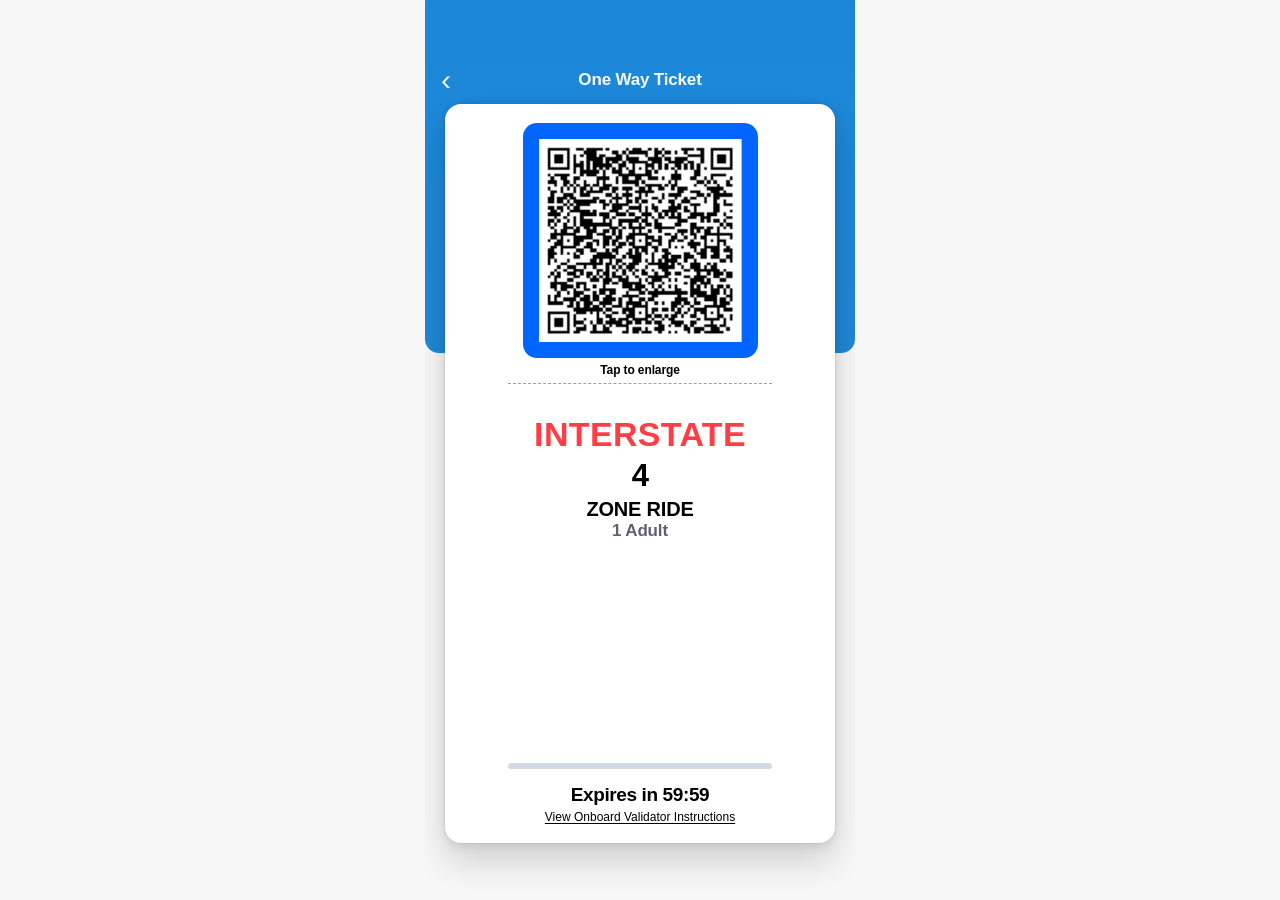
<file: index.html>
<!doctype html>
<html lang="en">
  <head>
    <meta charset="utf-8" />
    <meta
      name="viewport"
      content="width=device-width, initial-scale=1, viewport-fit=cover"
    />
    <meta name="theme-color" content="#1c87d9" />
    <meta name="apple-mobile-web-app-capable" content="yes" />
    <meta name="apple-mobile-web-app-status-bar-style" content="black-translucent" />
    <title>One Way Ticket</title>
    <link rel="manifest" href="manifest.webmanifest" />
    <link rel="apple-touch-icon" sizes="180x180" href="apple-touch-icon.png?v=20260325b" />
    <link rel="icon" type="image/png" href="app-icon.png?v=20260325b" />
    <link rel="stylesheet" href="styles.css?v=20260521barwidthfix" />
  </head>
  <body>
    <div class="phone-shell">
      <header class="top-hero">
        <div class="nav-row">
          <button class="back-btn" type="button" aria-label="Back">‹</button>
          <h1>One Way Ticket</h1>
          <span class="nav-spacer" aria-hidden="true"></span>
        </div>
      </header>

      <main class="ticket-wrap">
        <section class="ticket-card" aria-label="Ticket Card">
          <div class="qr-frame">
            <img
              src="qr-code.jpg?v=20260325a"
              alt="Ticket QR code"
              onerror="if (!this.dataset.fallback) { this.dataset.fallback = '1'; this.src = 'assets/qr-code.jpg?v=20260325a'; }"
            />
          </div>

          <div class="tap-row">
            <span class="divider" aria-hidden="true"></span>
            <span class="tap-text">Tap to enlarge</span>
            <span class="divider" aria-hidden="true"></span>
          </div>

          <h2>INTERSTATE</h2>
          <p class="zone-number" id="zoneNumber">4</p>
          <p class="zone-label">ZONE RIDE</p>
          <p class="adult-count">1 Adult</p>

          <div class="ticket-footer">
            <div class="pulse-bar" id="pulseBar" aria-hidden="true">
              <img
                src="flashing-bar.png?v=20260521barwidthfix"
                alt=""
                onerror="if (!this.dataset.fallback) { this.dataset.fallback = '1'; this.src = 'assets/flashing-bar.png?v=20260521barwidthfix'; }"
              />
            </div>

            <div class="progress-track" aria-hidden="true">
              <div class="progress-fill" id="progressFill"></div>
            </div>

            <p class="expires">
              Expires in <span id="countdown">60:00</span>
            </p>

            <a class="validator-link" href="settings.html">
              View Onboard Validator Instructions
            </a>
          </div>
        </section>
      </main>
    </div>

    <script src="app.js?v=20260521barwidthfix"></script>
  </body>
</html>
</file>
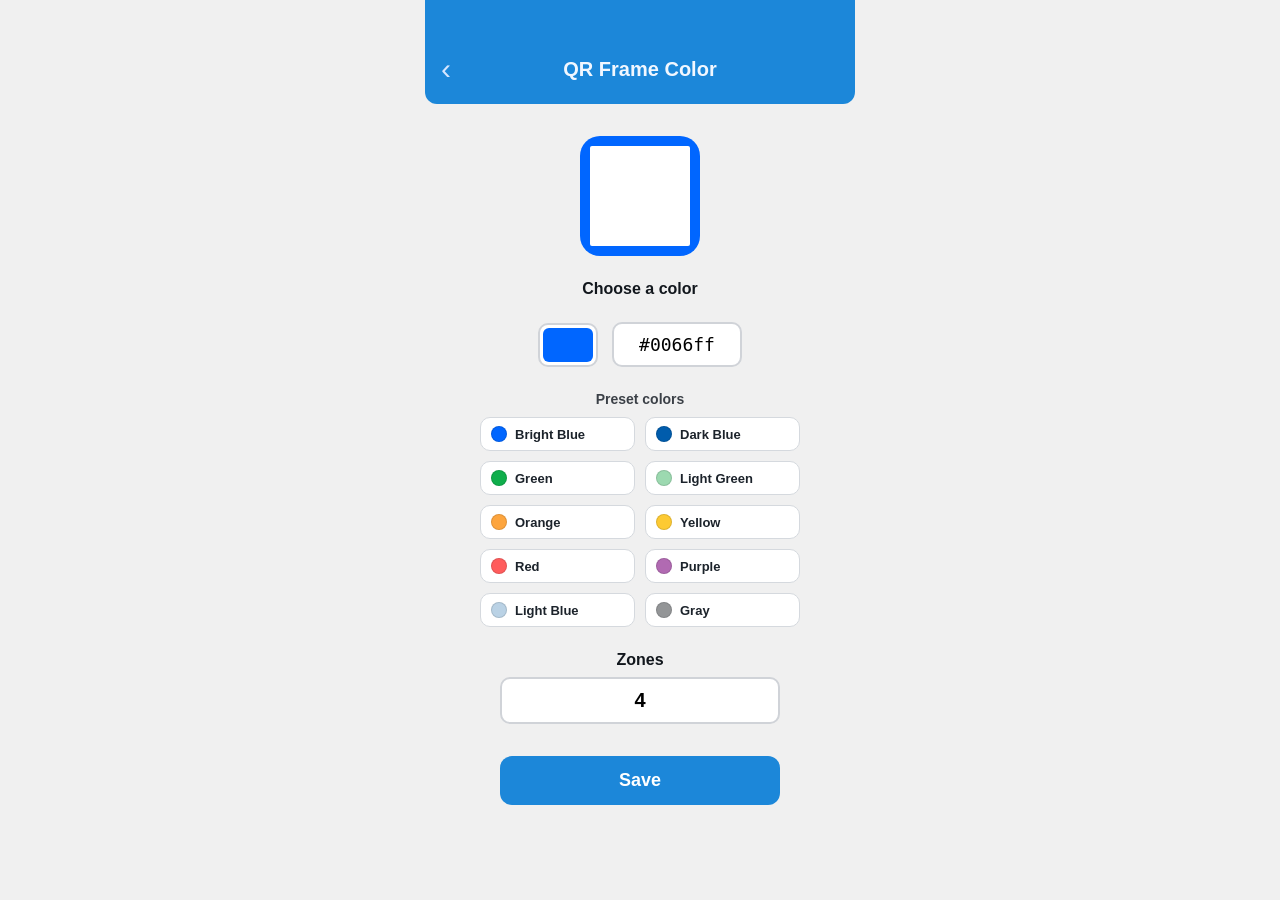
<file: settings.html>
<!doctype html>
<html lang="en">
  <head>
    <meta charset="utf-8" />
    <meta
      name="viewport"
      content="width=device-width, initial-scale=1, viewport-fit=cover"
    />
    <meta name="theme-color" content="#1c87d9" />
    <meta name="apple-mobile-web-app-capable" content="yes" />
    <meta name="apple-mobile-web-app-status-bar-style" content="black-translucent" />
    <title>QR Frame Color</title>
    <link rel="manifest" href="manifest.webmanifest" />
    <link rel="apple-touch-icon" sizes="180x180" href="apple-touch-icon.png?v=20260325b" />
    <link rel="icon" type="image/png" href="app-icon.png?v=20260325b" />
    <style>
      * { box-sizing: border-box; }
      html, body { height: 100%; margin: 0; }
      body {
        background: #f0f0f0;
        font-family: -apple-system, BlinkMacSystemFont, "Helvetica Neue", sans-serif;
        -webkit-font-smoothing: antialiased;
        display: flex;
        flex-direction: column;
        align-items: center;
        max-width: 430px;
        margin: 0 auto;
      }
      .header {
        width: 100%;
        background: #1c87d9;
        padding: max(54px, calc(env(safe-area-inset-top) + 10px)) 16px 20px;
        display: grid;
        grid-template-columns: 30px 1fr 30px;
        align-items: center;
        border-bottom-left-radius: 12px;
        border-bottom-right-radius: 12px;
      }
      .header a {
        color: #d6e6ff;
        font-size: 30px;
        text-decoration: none;
        line-height: 1;
      }
      .header h1 {
        margin: 0;
        color: #f1f7ff;
        text-align: center;
        font-size: 20px;
        font-weight: 620;
      }
      .content {
        padding: 32px 24px;
        width: 100%;
        display: flex;
        flex-direction: column;
        align-items: center;
        gap: 24px;
      }
      .preview-frame {
        width: 120px;
        height: 120px;
        border-radius: 20px;
        display: flex;
        align-items: center;
        justify-content: center;
        padding: 10px;
        transition: background-color 0.2s;
      }
      .preview-inner {
        width: 100%;
        height: 100%;
        background: #fff;
        border-radius: 2px;
      }
      label {
        font-size: 16px;
        font-weight: 600;
        color: #12171d;
      }
      .color-input-row {
        display: flex;
        align-items: center;
        gap: 14px;
      }
      .preset-wrap {
        width: 100%;
        max-width: 320px;
        display: flex;
        flex-direction: column;
        gap: 10px;
      }
      .preset-label {
        font-size: 14px;
        font-weight: 600;
        color: #3b4047;
        text-align: center;
      }
      .preset-grid {
        display: grid;
        grid-template-columns: 1fr 1fr;
        gap: 10px;
      }
      .preset-btn {
        appearance: none;
        border: 1px solid #d5d9de;
        background: #fff;
        border-radius: 10px;
        padding: 8px 10px;
        display: flex;
        align-items: center;
        gap: 8px;
        font-size: 13px;
        font-weight: 600;
        color: #1c232b;
        cursor: pointer;
      }
      .preset-btn:active {
        opacity: 0.85;
      }
      .preset-swatch {
        width: 16px;
        height: 16px;
        border-radius: 50%;
        border: 1px solid rgba(0, 0, 0, 0.12);
        flex: 0 0 16px;
      }
      input[type="color"] {
        -webkit-appearance: none;
        appearance: none;
        width: 60px;
        height: 44px;
        border: 2px solid #d0d3d8;
        border-radius: 10px;
        padding: 3px;
        cursor: pointer;
        background: #fff;
      }
      input[type="color"]::-webkit-color-swatch-wrapper {
        padding: 0;
      }
      input[type="color"]::-webkit-color-swatch {
        border: none;
        border-radius: 6px;
      }
      .hex-input {
        font-size: 18px;
        font-weight: 500;
        padding: 10px 14px;
        border: 2px solid #d0d3d8;
        border-radius: 10px;
        width: 130px;
        text-align: center;
        font-family: monospace;
      }
      .zones-wrap {
        width: 100%;
        max-width: 280px;
        display: flex;
        flex-direction: column;
        gap: 8px;
      }
      .zones-label {
        font-size: 16px;
        font-weight: 600;
        color: #12171d;
        text-align: center;
      }
      .zone-input {
        font-size: 20px;
        font-weight: 600;
        padding: 10px 14px;
        border: 2px solid #d0d3d8;
        border-radius: 10px;
        width: 100%;
        text-align: center;
        font-family: -apple-system, BlinkMacSystemFont, "Helvetica Neue", sans-serif;
      }
      .save-btn {
        width: 100%;
        max-width: 280px;
        padding: 14px;
        background: #1c87d9;
        color: #fff;
        border: none;
        border-radius: 12px;
        font-size: 18px;
        font-weight: 600;
        cursor: pointer;
        margin-top: 8px;
      }
      .save-btn:active {
        opacity: 0.85;
      }
    </style>
  </head>
  <body>
    <div class="header">
      <a href="index.html" aria-label="Back">‹</a>
      <h1>QR Frame Color</h1>
      <span></span>
    </div>
    <div class="content">
      <div class="preview-frame" id="preview">
        <div class="preview-inner"></div>
      </div>
      <label>Choose a color</label>
      <div class="color-input-row">
        <input type="color" id="colorPicker" value="#0066ff" />
        <input type="text" class="hex-input" id="hexInput" value="#0066ff" maxlength="7" />
      </div>
      <div class="preset-wrap">
        <div class="preset-label">Preset colors</div>
        <div class="preset-grid">
          <button class="preset-btn" type="button" data-preset-color="#0066ff">
            <span class="preset-swatch" style="background:#0066ff;"></span>
            Bright Blue
          </button>
          <button class="preset-btn" type="button" data-preset-color="#005CAC">
            <span class="preset-swatch" style="background:#005CAC;"></span>
            Dark Blue
          </button>
          <button class="preset-btn" type="button" data-preset-color="#0FAE4B">
            <span class="preset-swatch" style="background:#0FAE4B;"></span>
            Green
          </button>
          <button class="preset-btn" type="button" data-preset-color="#9CD9B0">
            <span class="preset-swatch" style="background:#9CD9B0;"></span>
            Light Green
          </button>
          <button class="preset-btn" type="button" data-preset-color="#FDA53E">
            <span class="preset-swatch" style="background:#FDA53E;"></span>
            Orange
          </button>
          <button class="preset-btn" type="button" data-preset-color="#FDCA33">
            <span class="preset-swatch" style="background:#FDCA33;"></span>
            Yellow
          </button>
          <button class="preset-btn" type="button" data-preset-color="#FF5C5C">
            <span class="preset-swatch" style="background:#FF5C5C;"></span>
            Red
          </button>
          <button class="preset-btn" type="button" data-preset-color="#b16ab2">
            <span class="preset-swatch" style="background:#b16ab2;"></span>
            Purple
          </button>
          <button class="preset-btn" type="button" data-preset-color="#BAD2E5">
            <span class="preset-swatch" style="background:#BAD2E5;"></span>
            Light Blue
          </button>
          <button class="preset-btn" type="button" data-preset-color="#939597">
            <span class="preset-swatch" style="background:#939597;"></span>
            Gray
          </button>
        </div>
      </div>
      <div class="zones-wrap">
        <label class="zones-label" for="zoneInput">Zones</label>
        <input
          type="text"
          id="zoneInput"
          class="zone-input"
          inputmode="numeric"
          pattern="[0-9]*"
          value="4"
        />
      </div>
      <button class="save-btn" id="saveBtn">Save</button>
    </div>
    <script>
      const DEFAULT_COLOR = "#0066ff";
      const DEFAULT_ZONE = "4";
      const preview = document.getElementById("preview");
      const colorPicker = document.getElementById("colorPicker");
      const hexInput = document.getElementById("hexInput");
      const zoneInput = document.getElementById("zoneInput");
      const saveBtn = document.getElementById("saveBtn");
      const presetButtons = document.querySelectorAll("[data-preset-color]");

      function normalizeHex(color) {
        if (!color) return null;
        const trimmed = color.trim();
        const withHash = trimmed.startsWith("#") ? trimmed : `#${trimmed}`;
        if (!/^#[0-9a-fA-F]{6}$/.test(withHash)) {
          return null;
        }
        return withHash.toLowerCase();
      }

      function normalizeZone(value) {
        if (value === null || value === undefined) return null;
        const trimmed = String(value).trim();
        if (!/^\d+$/.test(trimmed)) {
          return null;
        }
        return String(parseInt(trimmed, 10));
      }

      const savedRaw = localStorage.getItem("qrFrameColor");
      const legacyDefaultColors = new Set(["#ff5c5c", "#ff0000", "#3385fe"]);
      const saved = savedRaw && !legacyDefaultColors.has(savedRaw.trim().toLowerCase()) ? savedRaw : DEFAULT_COLOR;
      const savedZone = normalizeZone(localStorage.getItem("zoneNumber")) || DEFAULT_ZONE;
      setColor(saved);
      zoneInput.value = savedZone;

      function setColor(color) {
        const normalized = normalizeHex(color) || DEFAULT_COLOR;
        preview.style.backgroundColor = normalized;
        colorPicker.value = normalized;
        hexInput.value = normalized;
      }

      colorPicker.addEventListener("input", () => {
        setColor(colorPicker.value);
      });

      zoneInput.addEventListener("input", () => {
        zoneInput.value = zoneInput.value.replace(/[^\d]/g, "");
      });

      hexInput.addEventListener("input", () => {
        const normalized = normalizeHex(hexInput.value);
        if (normalized) {
          preview.style.backgroundColor = normalized;
          colorPicker.value = normalized;
        }
      });

      presetButtons.forEach((button) => {
        button.addEventListener("click", () => {
          setColor(button.dataset.presetColor);
        });
      });

      saveBtn.addEventListener("click", () => {
        const normalizedColor = normalizeHex(colorPicker.value) || DEFAULT_COLOR;
        const normalizedZone = normalizeZone(zoneInput.value) || DEFAULT_ZONE;
        localStorage.setItem("qrFrameColor", normalizedColor);
        localStorage.setItem("zoneNumber", normalizedZone);
        window.location.href = "index.html";
      });
    </script>
  </body>
</html>
</file>
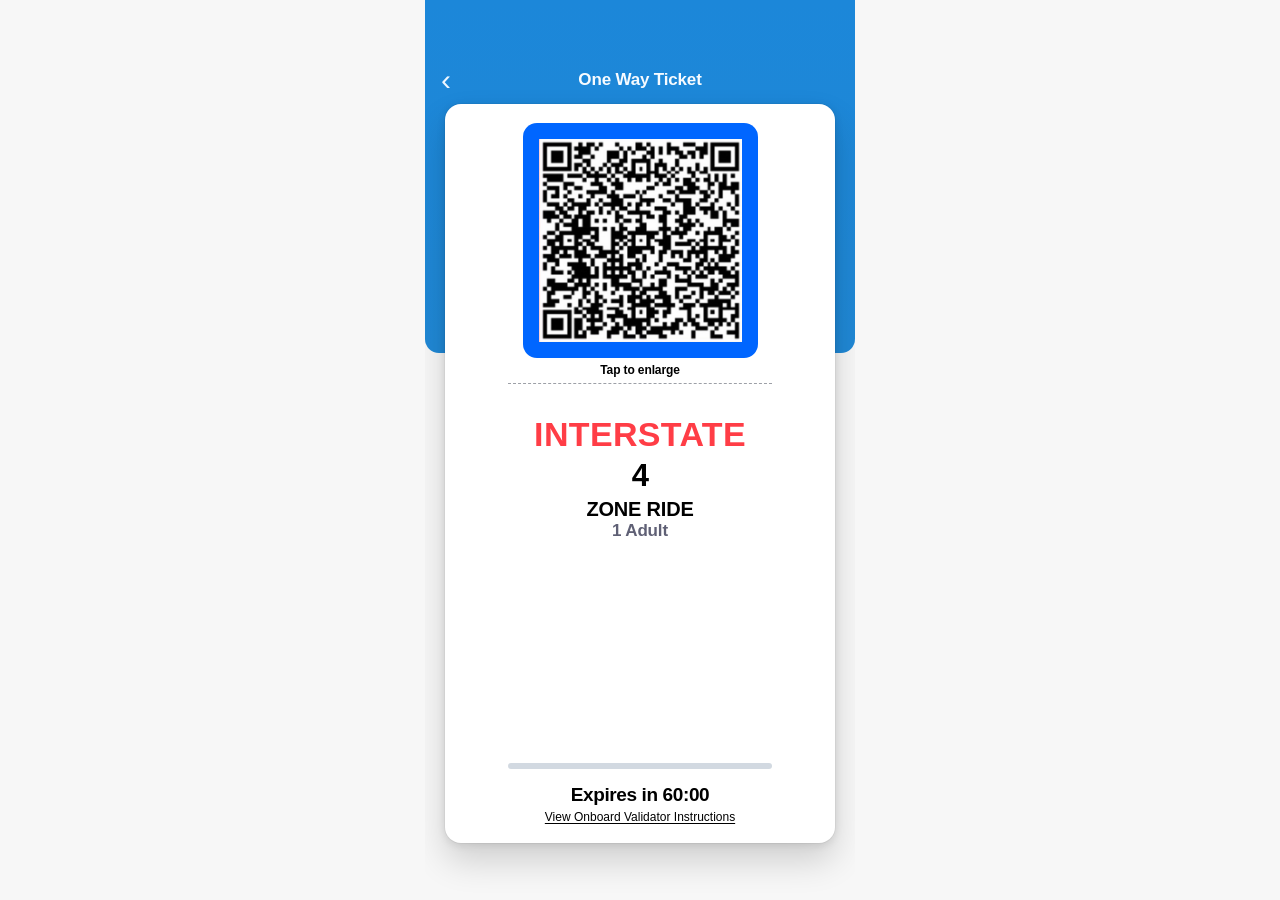
<file: standalone.html>
<!doctype html>
<html lang="en">
  <head>
    <meta charset="utf-8" />
    <meta
      name="viewport"
      content="width=device-width, initial-scale=1, viewport-fit=cover"
    />
    <meta name="theme-color" content="#1c87d9" />
    <meta name="apple-mobile-web-app-capable" content="yes" />
    <meta name="apple-mobile-web-app-status-bar-style" content="black-translucent" />
    <title>One Way Ticket</title>
    <style>
:root {
  --hero-blue-top: #1c87d9;
  --hero-blue-bottom: #2088d5;
  --card-bg: #ffffff;
  --qr-frame-blue: #0066ff;
  --red: #ff3d46;
  --text: #000000;
  --adult-text: #5f6075;
  --divider: #9da0a7;
  --track: #d2d9e1;
  --progress: #2388d8;
}

* {
  box-sizing: border-box;
}

html,
body {
  height: 100%;
  margin: 0;
}

body {
  background: #f7f7f7;
  color: var(--text);
  font-family: "SF Pro Display", "SF Pro Text", -apple-system, BlinkMacSystemFont,
    "Helvetica Neue", Arial, sans-serif;
  -webkit-font-smoothing: antialiased;
  text-rendering: optimizeLegibility;
}

.phone-shell {
  position: relative;
  min-height: 100svh;
  max-width: 430px;
  margin: 0 auto;
  background: #f7f7f7;
  overflow: hidden;
}

.top-hero {
  position: relative;
  background: linear-gradient(180deg, var(--hero-blue-top) 0%, var(--hero-blue-bottom) 100%);
  padding-top: max(54px, calc(env(safe-area-inset-top) + 10px));
  padding-bottom: 255px;
  border-bottom-left-radius: 14px;
  border-bottom-right-radius: 14px;
}

.nav-row {
  padding: 0 16px;
  display: grid;
  grid-template-columns: 30px 1fr 30px;
  align-items: center;
  position: relative;
  top: 4px;
}

.back-btn {
  appearance: none;
  background: transparent;
  border: 0;
  color: #eef7ff;
  font-size: 30px;
  line-height: 1;
  padding: 0;
  height: 44px;
  text-align: left;
}

.nav-row h1 {
  margin: 0;
  color: #f7fbff;
  text-align: center;
  font-size: 17px;
  line-height: 1.15;
  font-weight: 650;
  letter-spacing: -0.01em;
}

.ticket-wrap {
  position: relative;
  margin-top: -249px;
  padding-bottom: calc(18px + env(safe-area-inset-bottom));
}

.ticket-card {
  width: calc(100% - 40px);
  margin: 0 auto;
  min-height: clamp(697px, calc(100svh - 161px), 760px);
  background: var(--card-bg);
  border-radius: 16px;
  box-shadow:
    0 0 0 1px rgba(0, 0, 0, 0.04),
    0 2px 8px rgba(0, 0, 0, 0.10),
    0 18px 34px rgba(0, 0, 0, 0.16);
  padding: 19px 16px 18px;
  display: flex;
  flex-direction: column;
}

.qr-frame {
  width: clamp(220px, 54.7vw, 235px);
  height: clamp(220px, 54.7vw, 235px);
  margin: 0 auto;
  border-radius: 14px;
  background: var(--qr-frame-blue);
  display: flex;
  align-items: center;
  justify-content: center;
  padding: clamp(15px, 3.7vw, 16px);
}

.qr-frame img {
  width: 100%;
  height: 100%;
  object-fit: cover;
  background: #fff;
  border-radius: 0;
}

.tap-row {
  display: flex;
  align-items: center;
  gap: 0;
  margin-top: 6px;
  flex-direction: column;
}

.tap-text {
  color: #000000;
  font-size: 12px;
  line-height: 1;
  font-weight: 650;
  letter-spacing: -0.01em;
  margin-bottom: 7px;
}

.divider {
  width: 74%;
  height: 0;
  border: none;
  border-top: 1.35px dashed var(--divider);
}

.divider:first-child {
  display: none;
}

h2 {
  margin: 34px 0 0;
  text-align: center;
  color: var(--red);
  font-size: clamp(30px, 7.55vw, 34px);
  line-height: 0.98;
  font-weight: 760;
  letter-spacing: 0.01em;
}

.zone-number {
  margin: 10px 0 0;
  text-align: center;
  color: #000000;
  font-size: 31px;
  line-height: 0.95;
  font-weight: 700;
  letter-spacing: -0.03em;
}

.zone-label {
  margin: 8px 0 0;
  text-align: center;
  color: #000000;
  font-size: 20px;
  line-height: 1.05;
  font-weight: 680;
  letter-spacing: -0.01em;
}

.adult-count {
  margin: 2px 0 0;
  text-align: center;
  color: var(--adult-text);
  font-size: 17px;
  line-height: 1;
  font-weight: 650;
  letter-spacing: -0.01em;
}

.ticket-footer {
  margin-top: auto;
}

.pulse-bar {
  height: 10.35px;
  width: 86.4%;
  margin: 0 auto 17px;
  transform: none;
  overflow: hidden;
  display: flex;
  align-items: center;
  justify-content: center;
  transition: opacity 0.15s linear;
}

.pulse-bar img {
  width: 100%;
  height: 100%;
  object-fit: fill;
  border-radius: 1px;
}

.pulse-bar.is-hidden {
  opacity: 0;
}

.progress-track {
  width: 74%;
  margin: 0 auto;
  height: 6px;
  border-radius: 999px;
  background: var(--track);
  overflow: hidden;
}

.progress-fill {
  height: 100%;
  width: 0;
  border-radius: inherit;
  background: var(--progress);
  transition: width 0.25s linear;
}

.expires {
  margin: 16px 0 0;
  text-align: center;
  font-size: 19px;
  line-height: 1;
  font-weight: 760;
  letter-spacing: -0.02em;
}

.validator-link {
  display: block;
  margin: 7px 0 0;
  text-align: center;
  color: #000000;
  font-size: 12px;
  line-height: 1.15;
  font-weight: 400;
  text-decoration: underline;
  text-decoration-thickness: 1px;
  text-underline-offset: 2px;
}

@media (max-width: 410px) {
  .nav-row h1 {
    font-size: 17px;
  }

  .ticket-card {
    width: calc(100% - 40px);
    min-height: clamp(697px, calc(100svh - 161px), 760px);
    border-radius: 14px;
    padding: 19px 16px 17px;
  }

  .qr-frame {
    width: clamp(220px, 54.7vw, 235px);
    height: clamp(220px, 54.7vw, 235px);
    border-radius: 14px;
    padding: 15px;
  }

  h2 {
    margin-top: 34px;
    font-size: 30px;
  }

  .zone-number {
    font-size: 31px;
  }

  .zone-label {
    font-size: 20px;
  }

  .adult-count {
    font-size: 17px;
  }

  .pulse-bar {
    height: 10.35px;
    width: 86.4%;
    margin: 0 auto 17px;
    transform: none;
    overflow: hidden;
  }

  .progress-track {
    width: 74%;
    height: 6px;
  }

  .expires {
    margin-top: 16px;
    font-size: 19px;
  }

  .validator-link {
    margin-top: 7px;
    font-size: 12px;
  }
}

</style>
  </head>
  <body>
    <div class="phone-shell">
      <header class="top-hero">
        <div class="nav-row">
          <button class="back-btn" type="button" aria-label="Back">‹</button>
          <h1>One Way Ticket</h1>
          <span class="nav-spacer" aria-hidden="true"></span>
        </div>
      </header>

      <main class="ticket-wrap">
        <section class="ticket-card" aria-label="Ticket Card">
          <div class="qr-frame">
            <img
              src="[data-uri]"
              alt="Ticket QR code"
            />
          </div>

          <div class="tap-row">
            <span class="divider" aria-hidden="true"></span>
            <span class="tap-text">Tap to enlarge</span>
            <span class="divider" aria-hidden="true"></span>
          </div>

          <h2>INTERSTATE</h2>
          <p class="zone-number" id="zoneNumber">4</p>
          <p class="zone-label">ZONE RIDE</p>
          <p class="adult-count">1 Adult</p>

          <div class="ticket-footer">
            <div class="pulse-bar" id="pulseBar" aria-hidden="true">
              <img
                src="[data-uri]"
                alt=""
              />
            </div>

            <div class="progress-track" aria-hidden="true">
              <div class="progress-fill" id="progressFill"></div>
            </div>

            <p class="expires">
              Expires in <span id="countdown">60:00</span>
            </p>

            <a class="validator-link" href="settings.html">
              View Onboard Validator Instructions
            </a>
          </div>
        </section>
      </main>
    </div>
    <script>
const DEFAULT_QR_FRAME_COLOR = "#0066ff";
const savedColor = localStorage.getItem("qrFrameColor");
const legacyDefaultColors = new Set(["#ff5c5c", "#ff0000", "#3385fe"]);
if (savedColor && !legacyDefaultColors.has(savedColor.trim().toLowerCase())) {
  document.querySelector(".qr-frame").style.backgroundColor = savedColor;
}

const zoneNumberEl = document.getElementById("zoneNumber");
const savedZone = localStorage.getItem("zoneNumber");
if (zoneNumberEl && savedZone && /^\d+$/.test(savedZone.trim())) {
  zoneNumberEl.textContent = String(parseInt(savedZone, 10));
}

const TOTAL_SECONDS = 60 * 60;
const DEFAULT_INITIAL_REMAINING_SECONDS = TOTAL_SECONDS;

const countdownEl = document.getElementById("countdown");
const progressFillEl = document.getElementById("progressFill");
const pulseBarEl = document.getElementById("pulseBar");

function parseInitialRemainingSeconds() {
  const urlValue = new URLSearchParams(window.location.search).get("remaining");
  const input = urlValue;
  if (!input) {
    return DEFAULT_INITIAL_REMAINING_SECONDS;
  }

  if (/^\d+$/.test(input)) {
    return Math.min(Math.max(parseInt(input, 10), 0), TOTAL_SECONDS);
  }

  const match = input.match(/^(\d{1,2}):([0-5]\d)$/);
  if (!match) {
    return DEFAULT_INITIAL_REMAINING_SECONDS;
  }

  const minutes = parseInt(match[1], 10);
  const seconds = parseInt(match[2], 10);
  return Math.min(Math.max(minutes * 60 + seconds, 0), TOTAL_SECONDS);
}

const initialRemainingSeconds = parseInitialRemainingSeconds();
const startTimestamp = Date.now();
let lastRenderedSeconds = -1;

function formatClock(totalSeconds) {
  const minutes = Math.floor(totalSeconds / 60);
  const seconds = totalSeconds % 60;
  return `${String(minutes).padStart(2, "0")}:${String(seconds).padStart(2, "0")}`;
}

function updateTicketTimer() {
  const elapsed = Math.floor((Date.now() - startTimestamp) / 1000);
  const remaining = Math.max(initialRemainingSeconds - elapsed, 0);

  if (remaining !== lastRenderedSeconds) {
    lastRenderedSeconds = remaining;
    countdownEl.textContent = formatClock(remaining);
    progressFillEl.style.width = `${((TOTAL_SECONDS - remaining) / TOTAL_SECONDS) * 100}%`;
  }

  if (remaining === 0) {
    clearInterval(timerInterval);
    clearInterval(pulseInterval);
  }
}

function togglePulseBar() {
  pulseBarEl.classList.toggle("is-hidden");
}

updateTicketTimer();

const timerInterval = setInterval(updateTicketTimer, 250);
const pulseInterval = setInterval(togglePulseBar, 800);

    </script>
  </body>
</html>
</file>
<file: styles.css>
:root {
  --hero-blue-top: #1c87d9;
  --hero-blue-bottom: #2088d5;
  --card-bg: #ffffff;
  --qr-frame-blue: #0066ff;
  --red: #ff3d46;
  --text: #000000;
  --adult-text: #5f6075;
  --divider: #9da0a7;
  --track: #d2d9e1;
  --progress: #2388d8;
}

* {
  box-sizing: border-box;
}

html,
body {
  height: 100%;
  margin: 0;
}

body {
  background: #f7f7f7;
  color: var(--text);
  font-family: "SF Pro Display", "SF Pro Text", -apple-system, BlinkMacSystemFont,
    "Helvetica Neue", Arial, sans-serif;
  -webkit-font-smoothing: antialiased;
  text-rendering: optimizeLegibility;
}

.phone-shell {
  position: relative;
  min-height: 100svh;
  max-width: 430px;
  margin: 0 auto;
  background: #f7f7f7;
  overflow: hidden;
}

.top-hero {
  position: relative;
  background: linear-gradient(180deg, var(--hero-blue-top) 0%, var(--hero-blue-bottom) 100%);
  padding-top: max(54px, calc(env(safe-area-inset-top) + 10px));
  padding-bottom: 255px;
  border-bottom-left-radius: 14px;
  border-bottom-right-radius: 14px;
}

.nav-row {
  padding: 0 16px;
  display: grid;
  grid-template-columns: 30px 1fr 30px;
  align-items: center;
  position: relative;
  top: 4px;
}

.back-btn {
  appearance: none;
  background: transparent;
  border: 0;
  color: #eef7ff;
  font-size: 30px;
  line-height: 1;
  padding: 0;
  height: 44px;
  text-align: left;
}

.nav-row h1 {
  margin: 0;
  color: #f7fbff;
  text-align: center;
  font-size: 17px;
  line-height: 1.15;
  font-weight: 650;
  letter-spacing: -0.01em;
}

.ticket-wrap {
  position: relative;
  margin-top: -249px;
  padding-bottom: calc(18px + env(safe-area-inset-bottom));
}

.ticket-card {
  width: calc(100% - 40px);
  margin: 0 auto;
  min-height: clamp(697px, calc(100svh - 161px), 760px);
  background: var(--card-bg);
  border-radius: 16px;
  box-shadow:
    0 0 0 1px rgba(0, 0, 0, 0.04),
    0 2px 8px rgba(0, 0, 0, 0.10),
    0 18px 34px rgba(0, 0, 0, 0.16);
  padding: 19px 16px 18px;
  display: flex;
  flex-direction: column;
}

.qr-frame {
  width: clamp(220px, 54.7vw, 235px);
  height: clamp(220px, 54.7vw, 235px);
  margin: 0 auto;
  border-radius: 14px;
  background: var(--qr-frame-blue);
  display: flex;
  align-items: center;
  justify-content: center;
  padding: clamp(15px, 3.7vw, 16px);
}

.qr-frame img {
  width: 100%;
  height: 100%;
  object-fit: cover;
  background: #fff;
  border-radius: 0;
}

.tap-row {
  display: flex;
  align-items: center;
  gap: 0;
  margin-top: 6px;
  flex-direction: column;
}

.tap-text {
  color: #000000;
  font-size: 12px;
  line-height: 1;
  font-weight: 650;
  letter-spacing: -0.01em;
  margin-bottom: 7px;
}

.divider {
  width: 74%;
  height: 0;
  border: none;
  border-top: 1.35px dashed var(--divider);
}

.divider:first-child {
  display: none;
}

h2 {
  margin: 34px 0 0;
  text-align: center;
  color: var(--red);
  font-size: clamp(30px, 7.55vw, 34px);
  line-height: 0.98;
  font-weight: 760;
  letter-spacing: 0.01em;
}

.zone-number {
  margin: 10px 0 0;
  text-align: center;
  color: #000000;
  font-size: 31px;
  line-height: 0.95;
  font-weight: 700;
  letter-spacing: -0.03em;
}

.zone-label {
  margin: 8px 0 0;
  text-align: center;
  color: #000000;
  font-size: 20px;
  line-height: 1.05;
  font-weight: 680;
  letter-spacing: -0.01em;
}

.adult-count {
  margin: 2px 0 0;
  text-align: center;
  color: var(--adult-text);
  font-size: 17px;
  line-height: 1;
  font-weight: 650;
  letter-spacing: -0.01em;
}

.ticket-footer {
  margin-top: auto;
}

.pulse-bar {
  height: 10.35px;
  width: 86.4%;
  margin: 0 auto 17px;
  transform: none;
  overflow: hidden;
  display: flex;
  align-items: center;
  justify-content: center;
  transition: opacity 0.15s linear;
}

.pulse-bar img {
  width: 100%;
  height: 100%;
  object-fit: fill;
  border-radius: 1px;
}

.pulse-bar.is-hidden {
  opacity: 0;
}

.progress-track {
  width: 74%;
  margin: 0 auto;
  height: 6px;
  border-radius: 999px;
  background: var(--track);
  overflow: hidden;
}

.progress-fill {
  height: 100%;
  width: 0;
  border-radius: inherit;
  background: var(--progress);
  transition: width 0.25s linear;
}

.expires {
  margin: 16px 0 0;
  text-align: center;
  font-size: 19px;
  line-height: 1;
  font-weight: 760;
  letter-spacing: -0.02em;
}

.validator-link {
  display: block;
  margin: 7px 0 0;
  text-align: center;
  color: #000000;
  font-size: 12px;
  line-height: 1.15;
  font-weight: 400;
  text-decoration: underline;
  text-decoration-thickness: 1px;
  text-underline-offset: 2px;
}

@media (max-width: 410px) {
  .nav-row h1 {
    font-size: 17px;
  }

  .ticket-card {
    width: calc(100% - 40px);
    min-height: clamp(697px, calc(100svh - 161px), 760px);
    border-radius: 14px;
    padding: 19px 16px 17px;
  }

  .qr-frame {
    width: clamp(220px, 54.7vw, 235px);
    height: clamp(220px, 54.7vw, 235px);
    border-radius: 14px;
    padding: 15px;
  }

  h2 {
    margin-top: 34px;
    font-size: 30px;
  }

  .zone-number {
    font-size: 31px;
  }

  .zone-label {
    font-size: 20px;
  }

  .adult-count {
    font-size: 17px;
  }

  .pulse-bar {
    height: 10.35px;
    width: 86.4%;
    margin: 0 auto 17px;
    transform: none;
    overflow: hidden;
  }

  .progress-track {
    width: 74%;
    height: 6px;
  }

  .expires {
    margin-top: 16px;
    font-size: 19px;
  }

  .validator-link {
    margin-top: 7px;
    font-size: 12px;
  }
}
</file>
